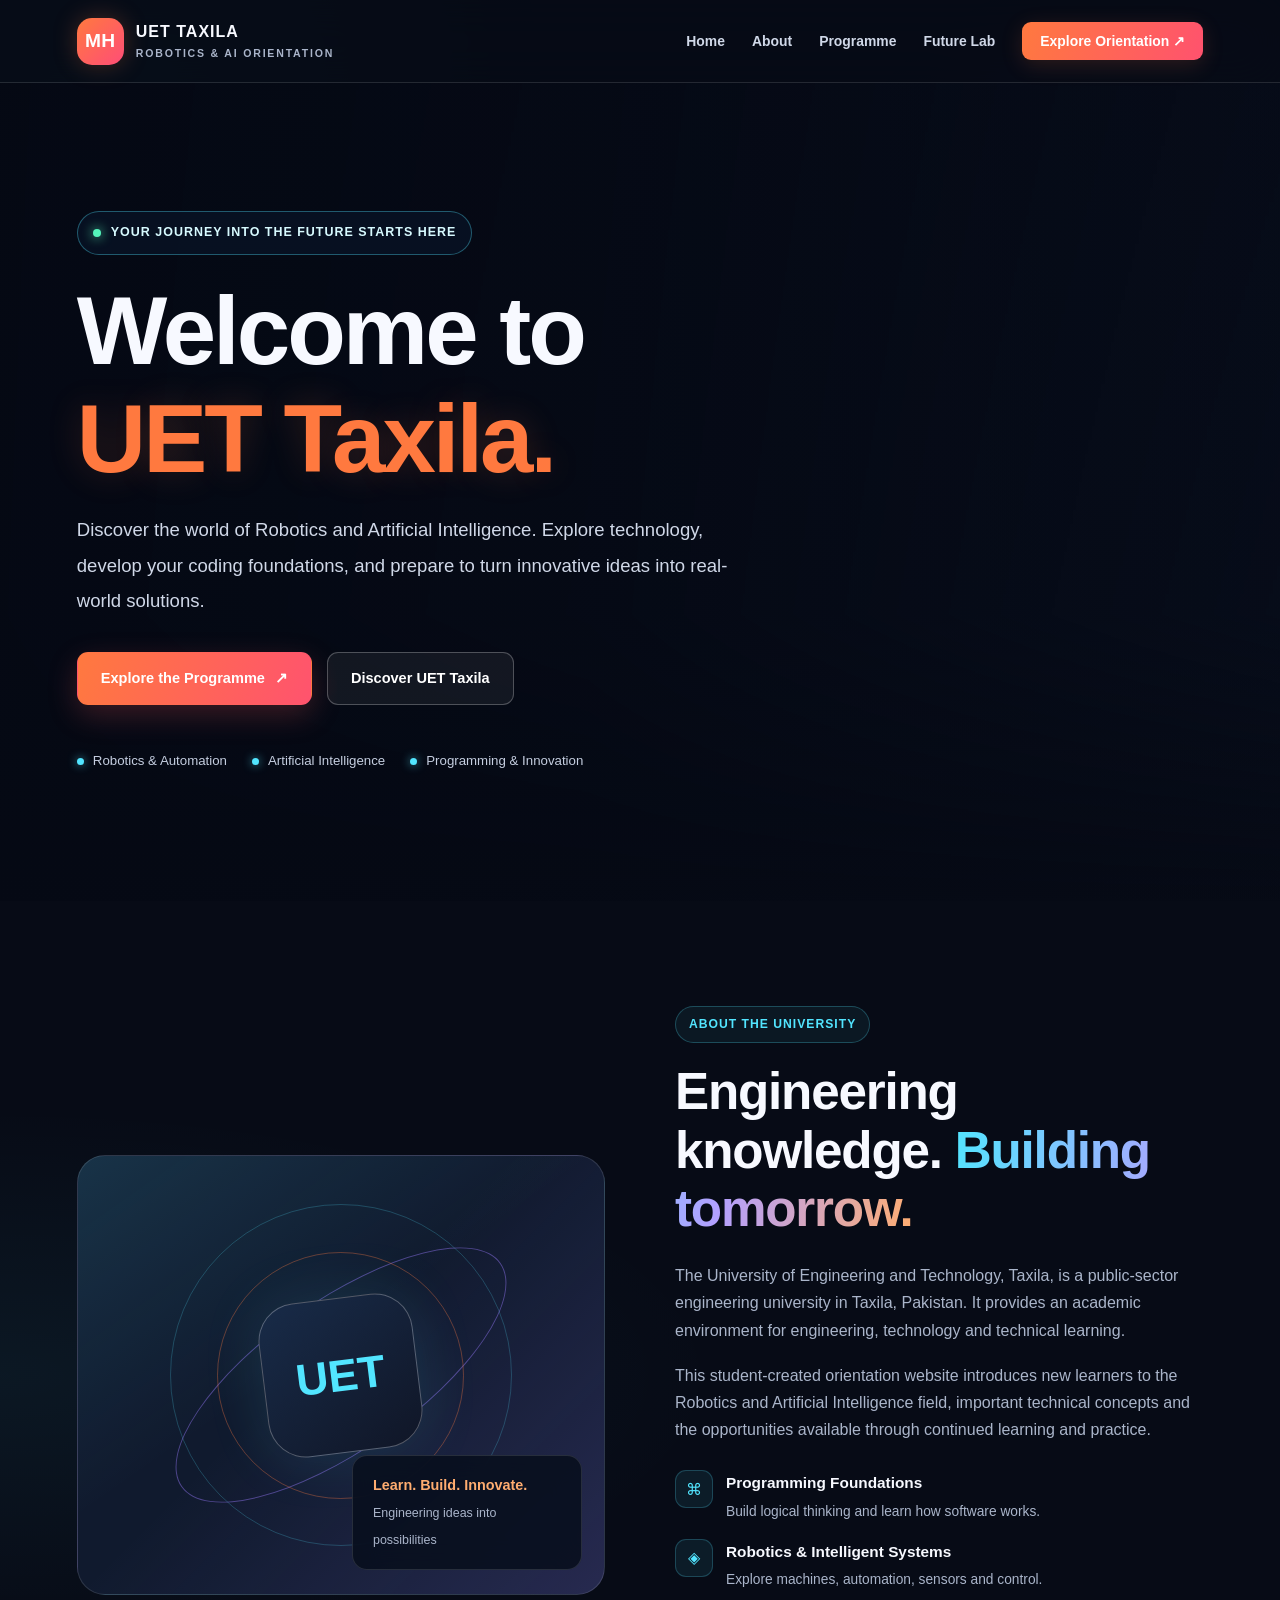
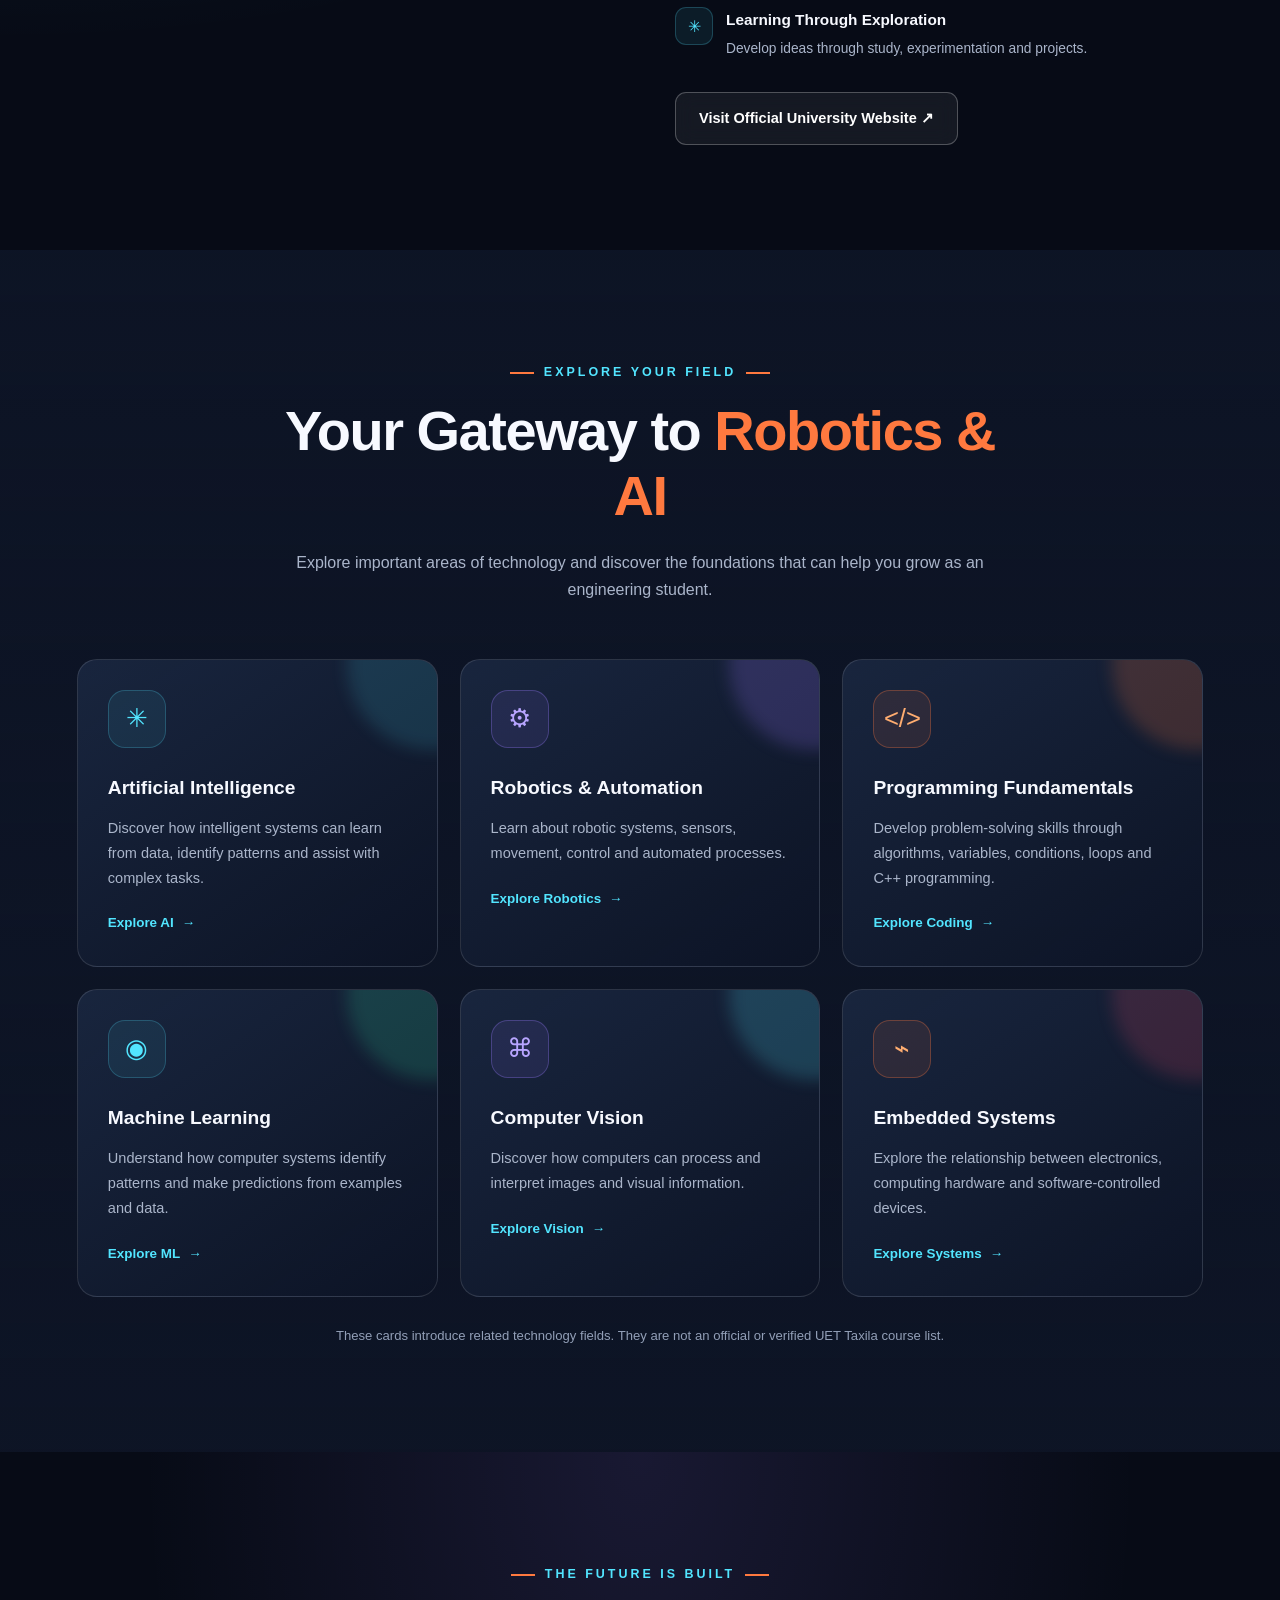
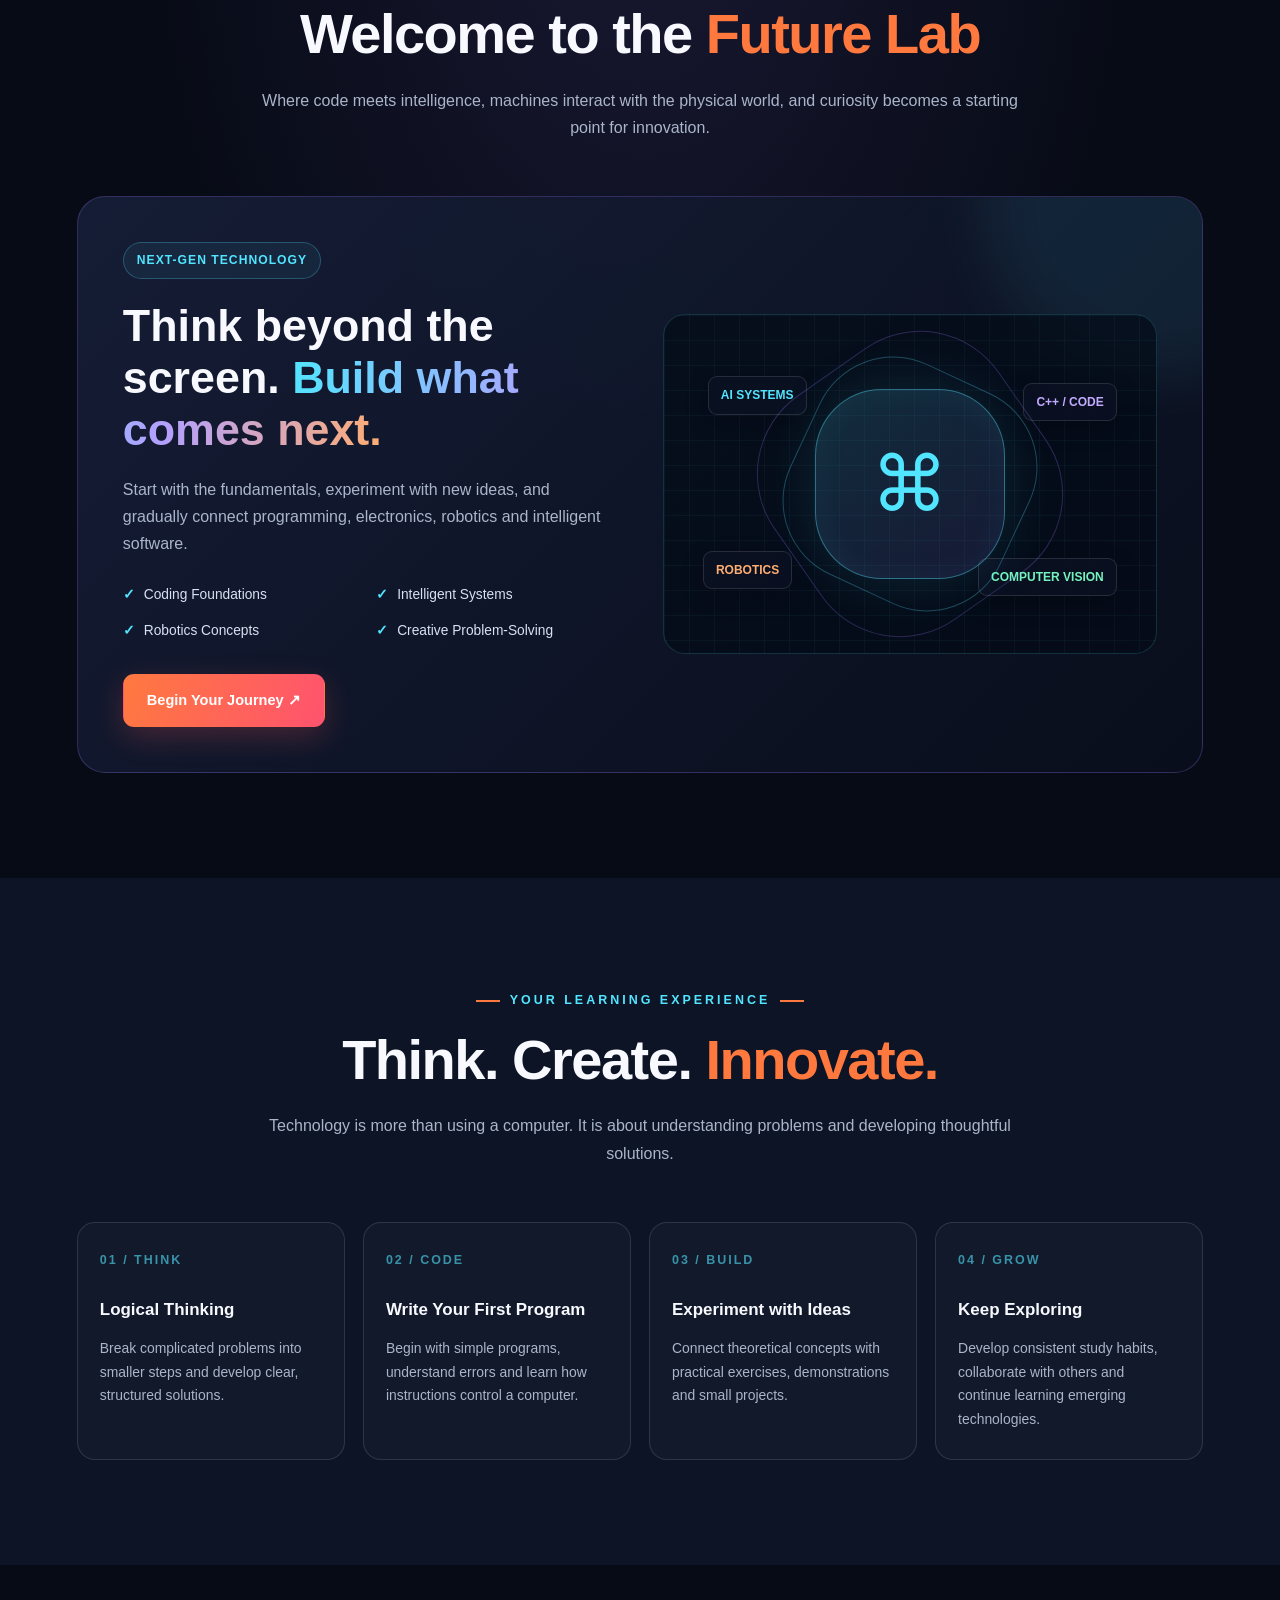
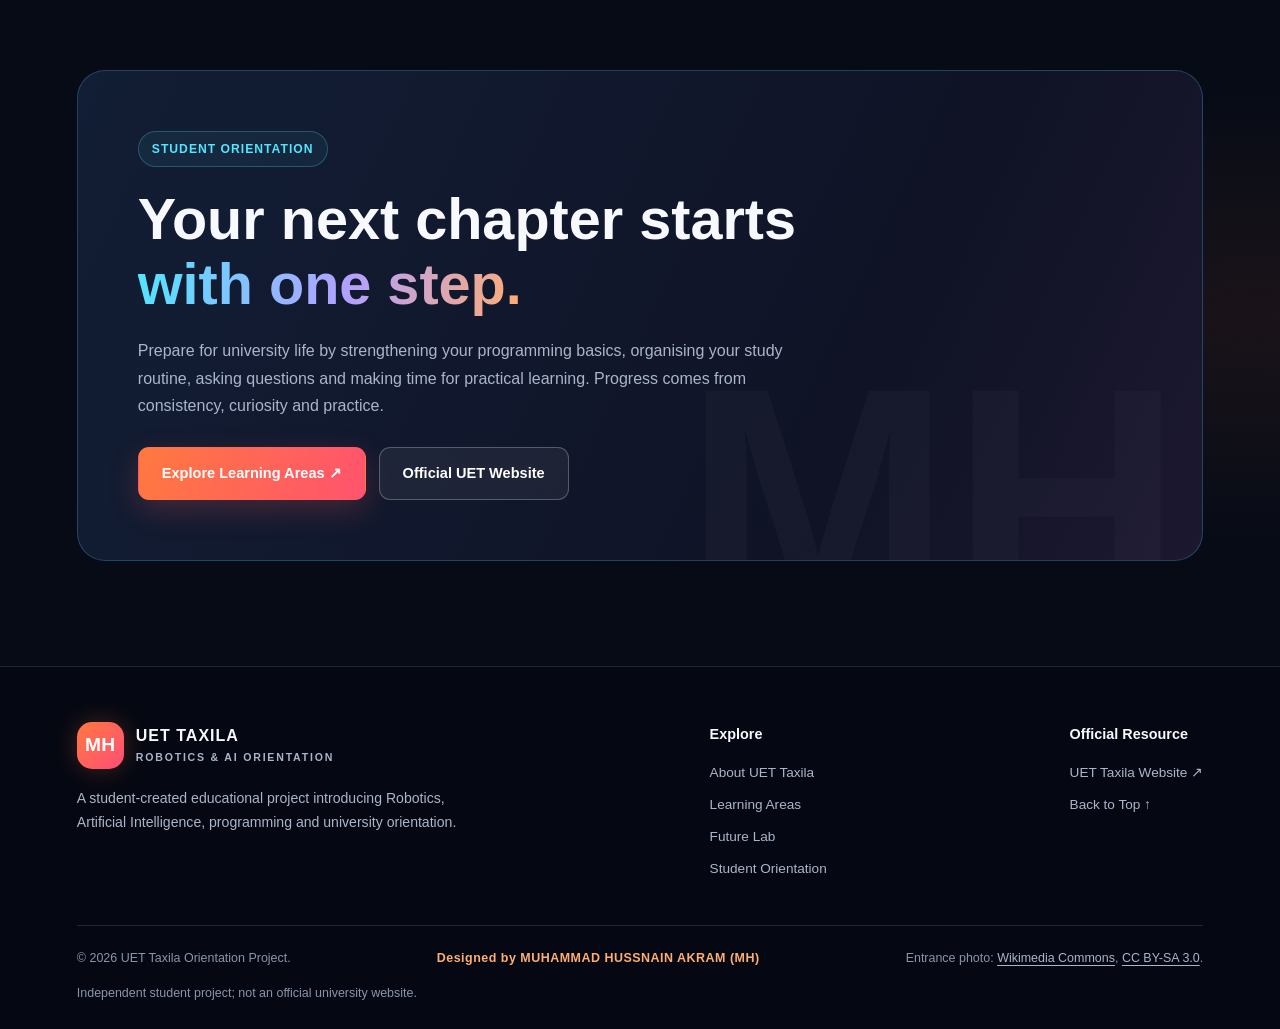
<file: index.html>
<!DOCTYPE html>
<html lang="en">
<head>
  <meta charset="UTF-8">
  <meta name="viewport" content="width=device-width, initial-scale=1.0">

  <meta
    name="description"
    content="A student-created orientation website introducing UET Taxila, Robotics, Artificial Intelligence, programming and emerging technologies."
  >

  <title>UET Taxila | Robotics & AI Orientation</title>

  <link rel="stylesheet" href="css/main.css">
  <script src="js/main.js" defer></script>
</head>

<body>

  <!-- HEADER -->
  <header class="site-header">
    <nav class="navbar" aria-label="Main navigation">

      <a class="logo" href="#home" aria-label="UET Taxila orientation home">
        <span class="logo-mark">MH</span>
        <span class="logo-text">
          <strong>UET TAXILA</strong>
          <small>ROBOTICS & AI ORIENTATION</small>
        </span>
      </a>

      <button
        class="menu-toggle"
        type="button"
        aria-label="Open navigation menu"
        aria-expanded="false"
        aria-controls="main-navigation"
      >☰</button>

      <ul class="nav-links" id="main-navigation">
        <li><a href="#home">Home</a></li>
        <li><a href="#about">About</a></li>
        <li><a href="#programme">Programme</a></li>
        <li><a href="#future-lab">Future Lab</a></li>
        <li><a class="nav-cta" href="#orientation">Explore Orientation ↗</a></li>
      </ul>

    </nav>
  </header>

  <main>

    <!-- HERO -->
    <section class="hero" id="home">

      <div
        class="hero-background"
        role="img"
        aria-label="UET Taxila main entrance"
      ></div>

      <div class="hero-content">

        <div class="hero-badge">
          <span class="status-dot"></span>
          YOUR JOURNEY INTO THE FUTURE STARTS HERE
        </div>

        <h1>
          Welcome to
          <span>UET Taxila.</span>
        </h1>

        <p class="hero-description">
          Discover the world of Robotics and Artificial Intelligence.
          Explore technology, develop your coding foundations, and prepare
          to turn innovative ideas into real-world solutions.
        </p>

        <div class="hero-actions">
          <a class="btn btn-primary" href="#programme">
            Explore the Programme <span>↗</span>
          </a>

          <a class="btn btn-secondary" href="#about">
            Discover UET Taxila
          </a>
        </div>

        <div class="hero-meta">
          <span>Robotics & Automation</span>
          <span>Artificial Intelligence</span>
          <span>Programming & Innovation</span>
        </div>

      </div>
    </section>

    <!-- ABOUT -->
    <section class="about-section" id="about">

      <div class="container about-grid">

        <div class="about-visual" aria-label="Technology-inspired university graphic">
          <div class="about-orbit"></div>
          <div class="about-emblem">UET</div>

          <div class="about-floating-card">
            <strong>Learn. Build. Innovate.</strong>
            <span>Engineering ideas into possibilities</span>
          </div>
        </div>

        <div class="about-copy">

          <span class="section-tag">ABOUT THE UNIVERSITY</span>

          <h2>
            Engineering knowledge.
            <span class="gradient-text">Building tomorrow.</span>
          </h2>

          <p>
            The University of Engineering and Technology, Taxila, is a
            public-sector engineering university in Taxila, Pakistan.
            It provides an academic environment for engineering,
            technology and technical learning.
          </p>

          <p>
            This student-created orientation website introduces new
            learners to the Robotics and Artificial Intelligence field,
            important technical concepts and the opportunities available
            through continued learning and practice.
          </p>

          <div class="about-points">

            <div class="about-point">
              <span class="point-icon">⌘</span>
              <div>
                <strong>Programming Foundations</strong>
                <p>Build logical thinking and learn how software works.</p>
              </div>
            </div>

            <div class="about-point">
              <span class="point-icon">◈</span>
              <div>
                <strong>Robotics & Intelligent Systems</strong>
                <p>Explore machines, automation, sensors and control.</p>
              </div>
            </div>

            <div class="about-point">
              <span class="point-icon">✳</span>
              <div>
                <strong>Learning Through Exploration</strong>
                <p>Develop ideas through study, experimentation and projects.</p>
              </div>
            </div>

          </div>

          <a
            class="btn btn-secondary"
            href="https://uettaxila.edu.pk/"
            target="_blank"
            rel="noopener noreferrer"
          >
            Visit Official University Website ↗
          </a>

        </div>
      </div>
    </section>

    <!-- PROGRAMME -->
    <section class="programme-section" id="programme">

      <div class="container">

        <div class="section-heading">
          <span class="eyebrow">EXPLORE YOUR FIELD</span>

          <h2>
            Your Gateway to
            <span>Robotics & AI</span>
          </h2>

          <p>
            Explore important areas of technology and discover the
            foundations that can help you grow as an engineering student.
          </p>
        </div>

        <div class="programme-grid">

          <article class="programme-card">
            <div class="card-icon">✳</div>
            <h3>Artificial Intelligence</h3>
            <p>
              Discover how intelligent systems can learn from data,
              identify patterns and assist with complex tasks.
            </p>
            <a class="card-link" href="#future-lab">
              Explore AI <span>→</span>
            </a>
          </article>

          <article class="programme-card">
            <div class="card-icon">⚙</div>
            <h3>Robotics & Automation</h3>
            <p>
              Learn about robotic systems, sensors, movement,
              control and automated processes.
            </p>
            <a class="card-link" href="#future-lab">
              Explore Robotics <span>→</span>
            </a>
          </article>

          <article class="programme-card">
            <div class="card-icon">&lt;/&gt;</div>
            <h3>Programming Fundamentals</h3>
            <p>
              Develop problem-solving skills through algorithms,
              variables, conditions, loops and C++ programming.
            </p>
            <a class="card-link" href="#future-lab">
              Explore Coding <span>→</span>
            </a>
          </article>

          <article class="programme-card">
            <div class="card-icon">◉</div>
            <h3>Machine Learning</h3>
            <p>
              Understand how computer systems identify patterns
              and make predictions from examples and data.
            </p>
            <a class="card-link" href="#future-lab">
              Explore ML <span>→</span>
            </a>
          </article>

          <article class="programme-card">
            <div class="card-icon">⌘</div>
            <h3>Computer Vision</h3>
            <p>
              Discover how computers can process and interpret
              images and visual information.
            </p>
            <a class="card-link" href="#future-lab">
              Explore Vision <span>→</span>
            </a>
          </article>

          <article class="programme-card">
            <div class="card-icon">⌁</div>
            <h3>Embedded Systems</h3>
            <p>
              Explore the relationship between electronics,
              computing hardware and software-controlled devices.
            </p>
            <a class="card-link" href="#future-lab">
              Explore Systems <span>→</span>
            </a>
          </article>

        </div>

        <p class="programme-note">
          These cards introduce related technology fields. They are not
          an official or verified UET Taxila course list.
        </p>

      </div>
    </section>

    <!-- FUTURE LAB -->
    <section class="future-lab" id="future-lab">

      <div class="container">

        <div class="section-heading">
          <span class="eyebrow">THE FUTURE IS BUILT</span>

          <h2>
            Welcome to the
            <span>Future Lab</span>
          </h2>

          <p>
            Where code meets intelligence, machines interact with the
            physical world, and curiosity becomes a starting point for innovation.
          </p>
        </div>

        <div class="lab-showcase">

          <div class="lab-copy">

            <span class="section-tag">NEXT-GEN TECHNOLOGY</span>

            <h3>
              Think beyond the screen.
              <span class="gradient-text">Build what comes next.</span>
            </h3>

            <p>
              Start with the fundamentals, experiment with new ideas,
              and gradually connect programming, electronics, robotics
              and intelligent software.
            </p>

            <div class="lab-features">
              <div class="lab-feature"><span>✓</span> Coding Foundations</div>
              <div class="lab-feature"><span>✓</span> Intelligent Systems</div>
              <div class="lab-feature"><span>✓</span> Robotics Concepts</div>
              <div class="lab-feature"><span>✓</span> Creative Problem-Solving</div>
            </div>

            <a class="btn btn-primary" href="#orientation">
              Begin Your Journey ↗
            </a>

          </div>

          <div class="lab-visual" aria-label="Abstract futuristic robotics illustration">

            <span class="lab-chip chip-ai">AI SYSTEMS</span>
            <span class="lab-chip chip-code">C++ / CODE</span>
            <span class="lab-chip chip-robotics">ROBOTICS</span>
            <span class="lab-chip chip-vision">COMPUTER VISION</span>

            <div class="robot-core" aria-hidden="true">⌘</div>

          </div>

        </div>
      </div>
    </section>

    <!-- NEXT-GEN EXPERIENCE -->
    <section class="nextgen-section" id="nextgen">

      <div class="container">

        <div class="section-heading">
          <span class="eyebrow">YOUR LEARNING EXPERIENCE</span>

          <h2>
            Think. Create.
            <span>Innovate.</span>
          </h2>

          <p>
            Technology is more than using a computer. It is about
            understanding problems and developing thoughtful solutions.
          </p>
        </div>

        <div class="nextgen-grid">

          <article class="nextgen-card">
            <span class="nextgen-number">01 / THINK</span>
            <h3>Logical Thinking</h3>
            <p>
              Break complicated problems into smaller steps and develop
              clear, structured solutions.
            </p>
          </article>

          <article class="nextgen-card">
            <span class="nextgen-number">02 / CODE</span>
            <h3>Write Your First Program</h3>
            <p>
              Begin with simple programs, understand errors and learn
              how instructions control a computer.
            </p>
          </article>

          <article class="nextgen-card">
            <span class="nextgen-number">03 / BUILD</span>
            <h3>Experiment with Ideas</h3>
            <p>
              Connect theoretical concepts with practical exercises,
              demonstrations and small projects.
            </p>
          </article>

          <article class="nextgen-card">
            <span class="nextgen-number">04 / GROW</span>
            <h3>Keep Exploring</h3>
            <p>
              Develop consistent study habits, collaborate with others
              and continue learning emerging technologies.
            </p>
          </article>

        </div>
      </div>
    </section>

    <!-- STUDENT ORIENTATION -->
    <section class="orientation-section" id="orientation">

      <div class="container">

        <div class="orientation-panel">
          <div class="orientation-content">

            <span class="section-tag">STUDENT ORIENTATION</span>

            <h2>
              Your next chapter starts
              <span class="gradient-text">with one step.</span>
            </h2>

            <p>
              Prepare for university life by strengthening your
              programming basics, organising your study routine,
              asking questions and making time for practical learning.
              Progress comes from consistency, curiosity and practice.
            </p>

            <div class="orientation-links">
              <a class="btn btn-primary" href="#programme">
                Explore Learning Areas ↗
              </a>

              <a
                class="btn btn-secondary"
                href="https://uettaxila.edu.pk/"
                target="_blank"
                rel="noopener noreferrer"
              >
                Official UET Website
              </a>
            </div>

          </div>
        </div>
      </div>
    </section>

  </main>

  <!-- FOOTER -->
  <footer class="site-footer">

    <div class="container">

      <div class="footer-main">

        <div class="footer-brand">

          <a class="logo" href="#home">
            <span class="logo-mark">MH</span>
            <span class="logo-text">
              <strong>UET TAXILA</strong>
              <small>ROBOTICS & AI ORIENTATION</small>
            </span>
          </a>

          <p>
            A student-created educational project introducing
            Robotics, Artificial Intelligence, programming and
            university orientation.
          </p>

        </div>

        <div class="footer-links">
          <h4>Explore</h4>
          <a href="#about">About UET Taxila</a>
          <a href="#programme">Learning Areas</a>
          <a href="#future-lab">Future Lab</a>
          <a href="#orientation">Student Orientation</a>
        </div>

        <div class="footer-links">
          <h4>Official Resource</h4>
          <a
            href="https://uettaxila.edu.pk/"
            target="_blank"
            rel="noopener noreferrer"
          >
            UET Taxila Website ↗
          </a>
          <a href="#home">Back to Top ↑</a>
        </div>

      </div>

      <div class="footer-bottom">

        <p>
          © <span id="currentYear">2026</span> UET Taxila Orientation Project.
        </p>

        <p class="designer-credit">
          Designed by MUHAMMAD HUSSNAIN AKRAM (MH)
        </p>

        <p>
          Entrance photo:
          <a
            href="https://commons.wikimedia.org/wiki/File:UET_Taxila_Gate000.jpg"
            target="_blank"
            rel="noopener noreferrer"
          >Wikimedia Commons</a>,
          <a
            href="https://creativecommons.org/licenses/by-sa/3.0/"
            target="_blank"
            rel="noopener noreferrer"
          >CC BY-SA 3.0</a>.
        </p>

        <p>
          Independent student project; not an official university website.
        </p>

      </div>
    </div>
  </footer>

</body>
</html>
</file>
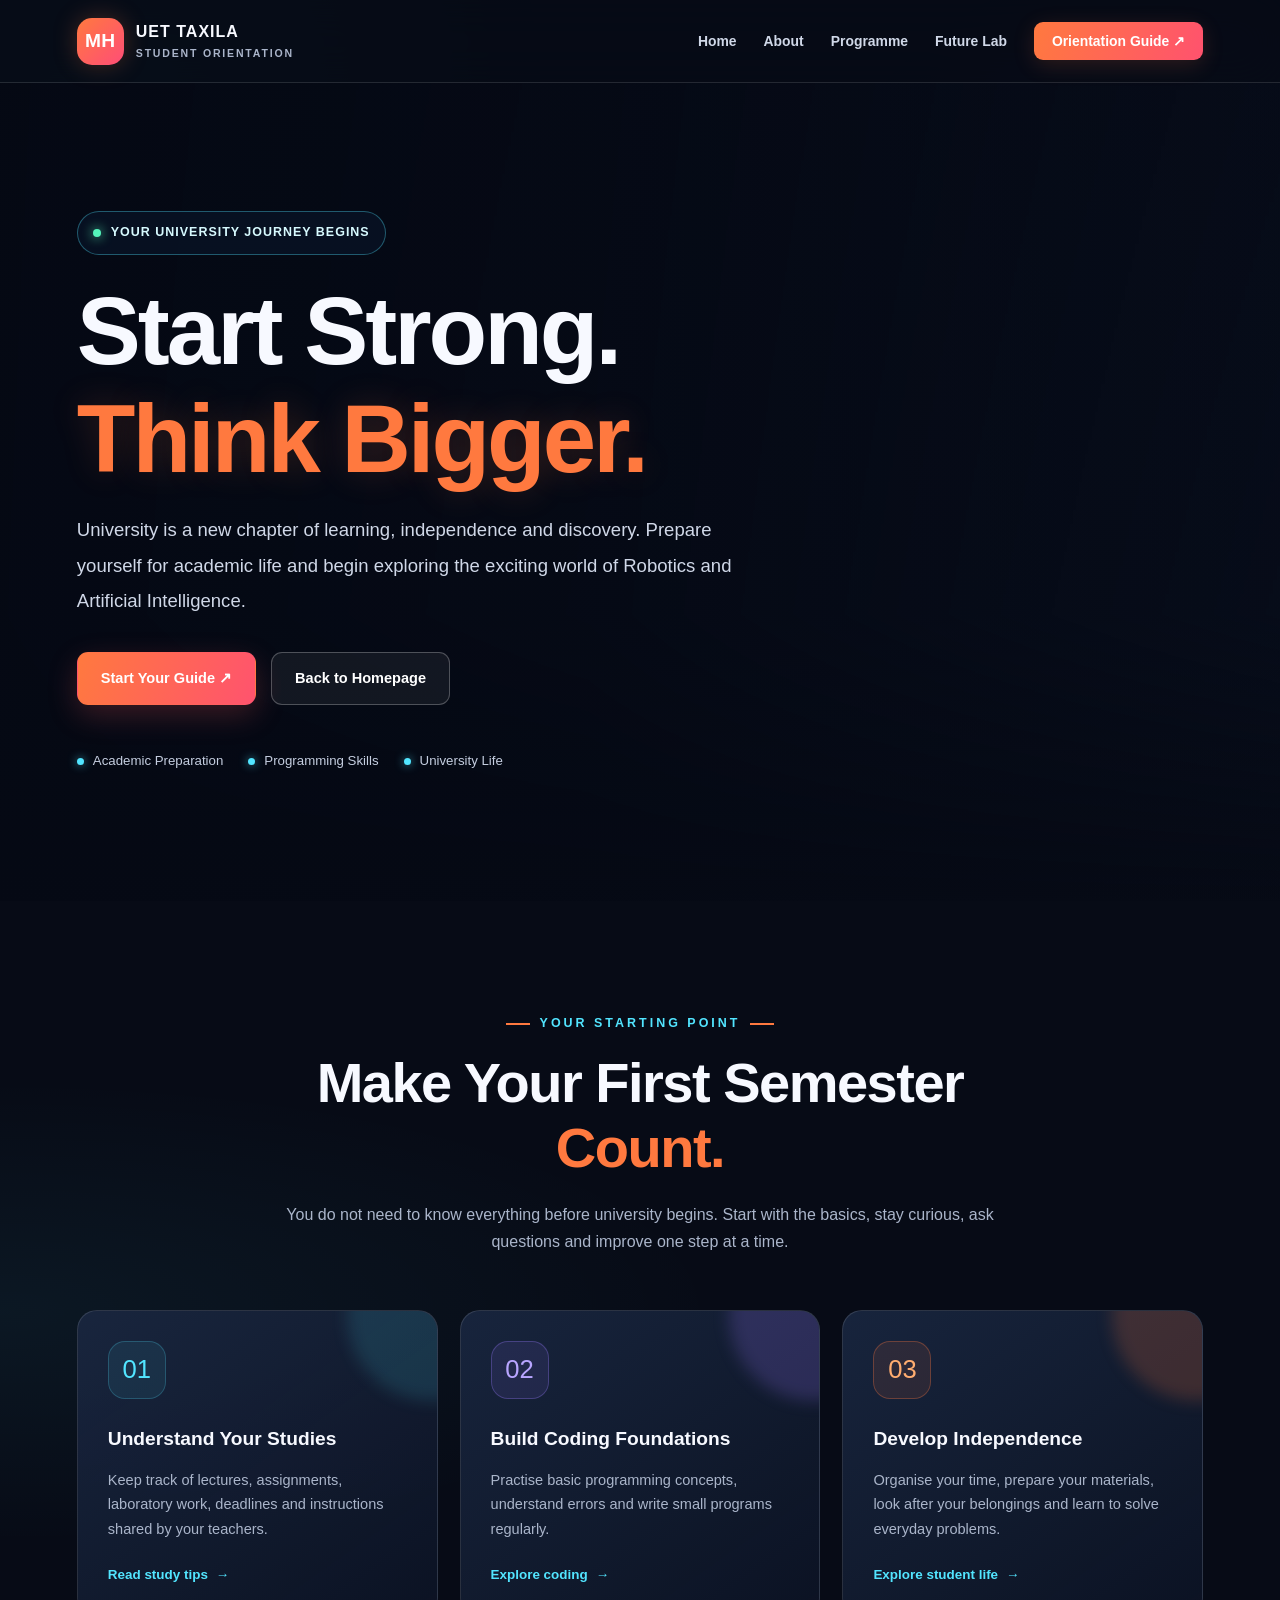
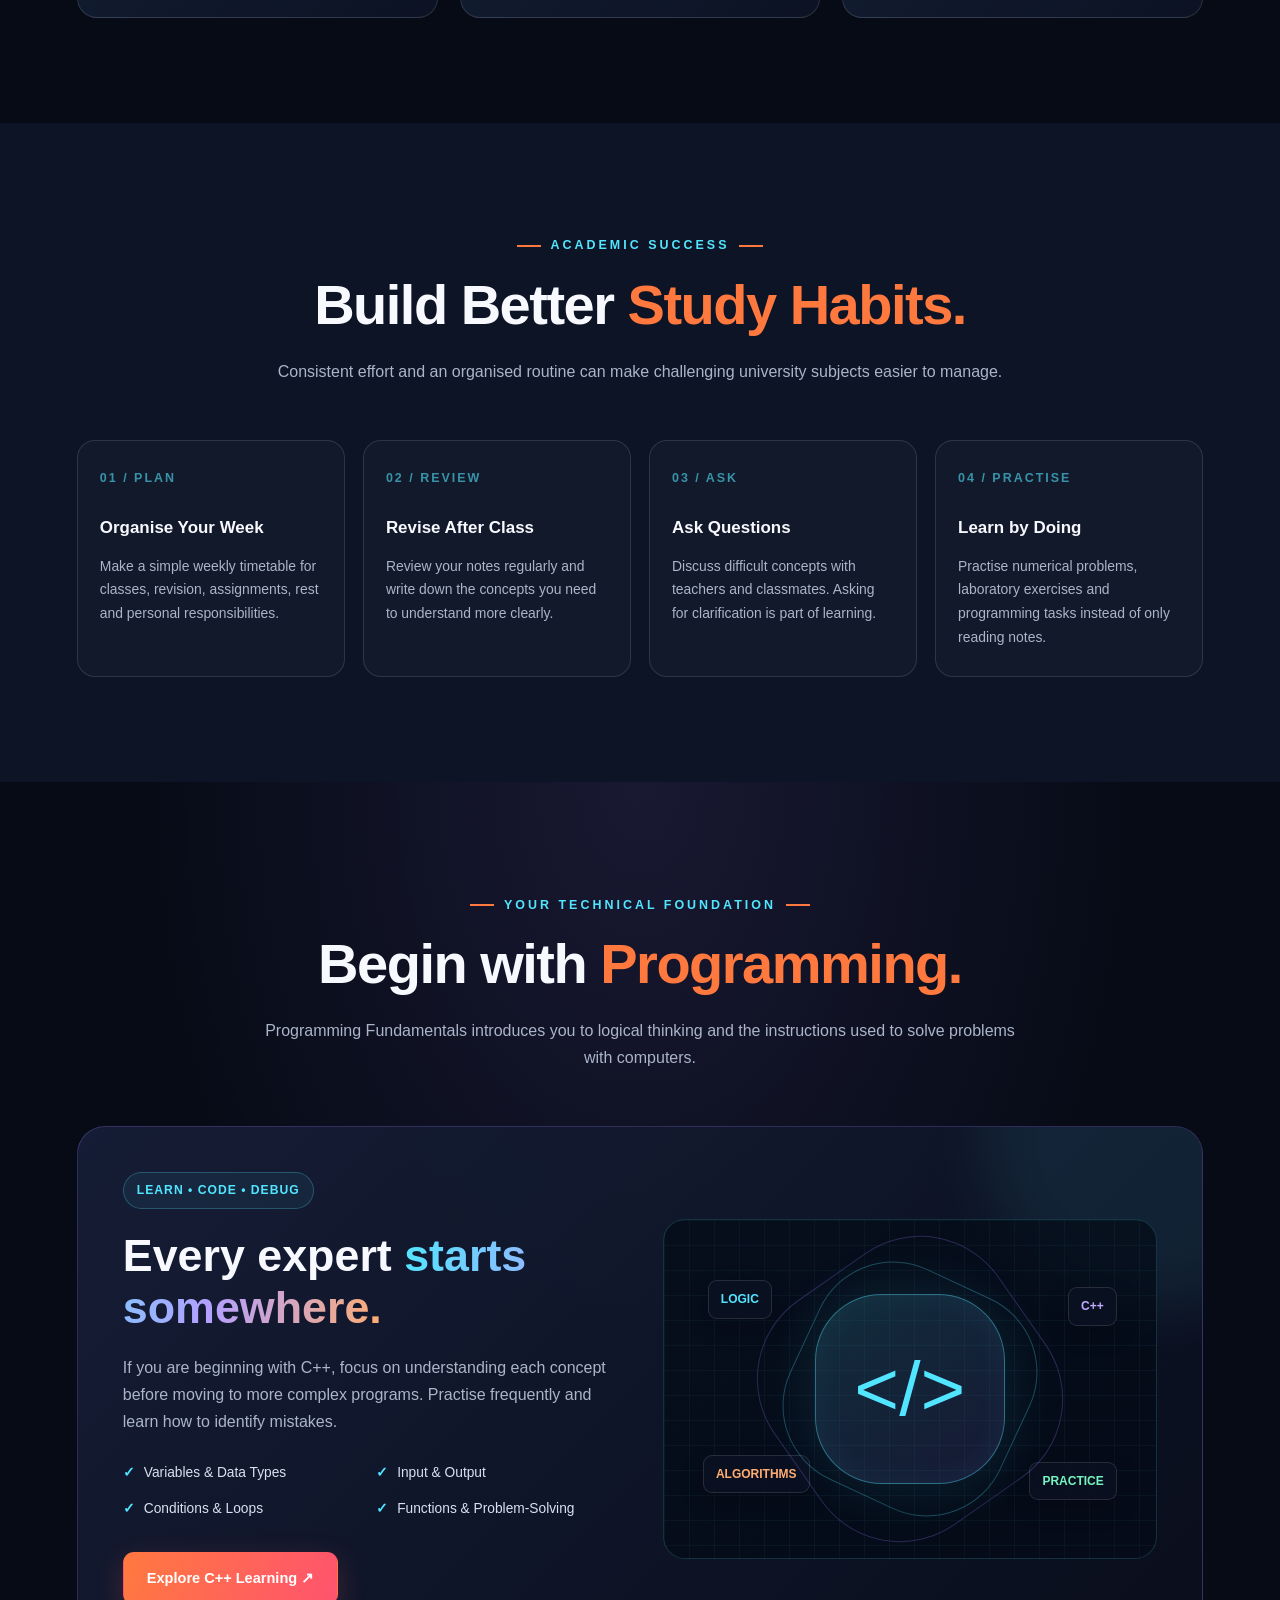
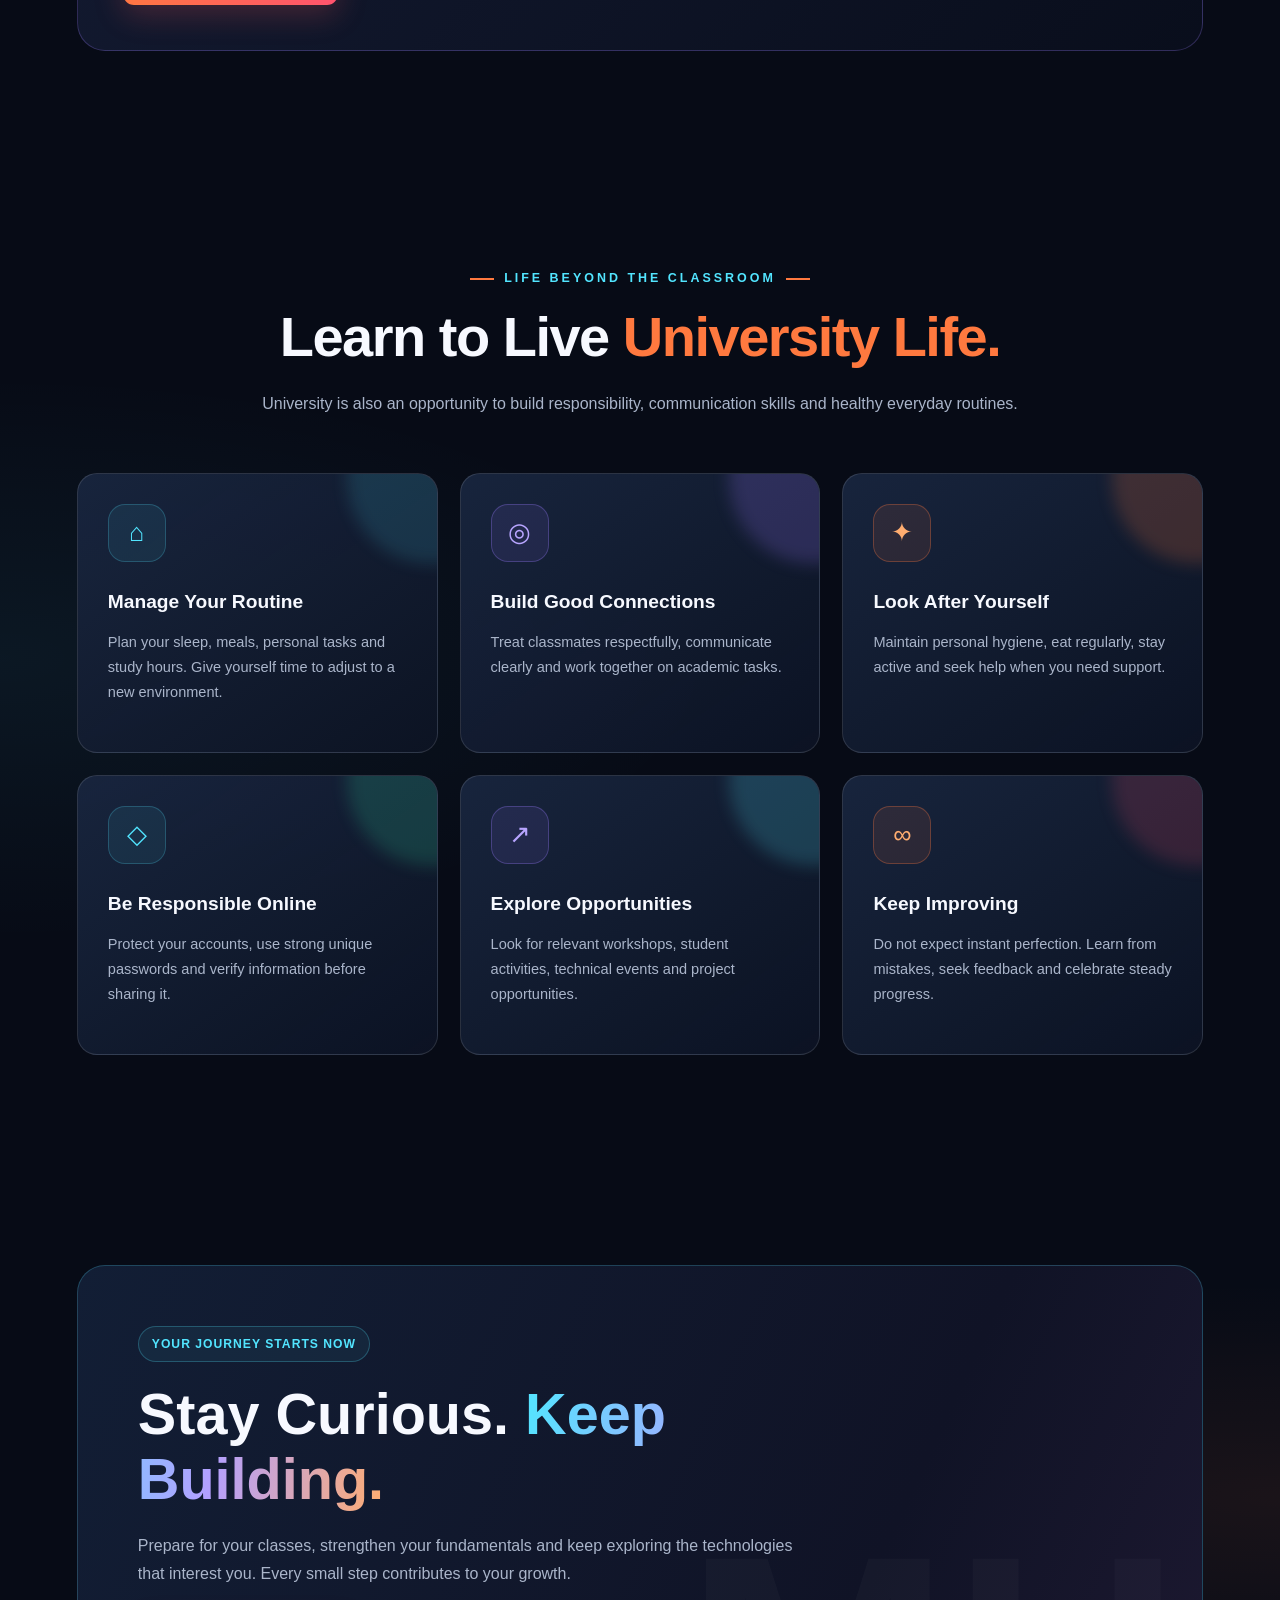
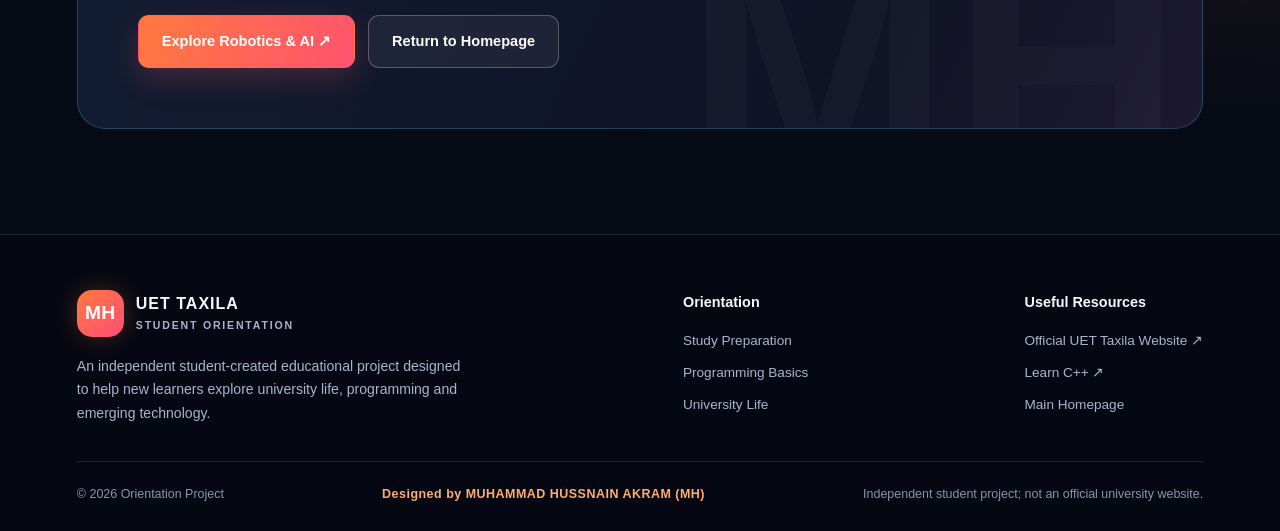
<file: orientation.html>
<!DOCTYPE html>
<html lang="en">
<head>
  <meta charset="UTF-8">
  <meta name="viewport" content="width=device-width, initial-scale=1.0">
  <meta name="description" content="A student-created UET Taxila orientation guide covering academic preparation, programming fundamentals, university life and learning resources.">

  <title>Student Orientation | UET Taxila Robotics & AI</title>

  <link rel="stylesheet" href="css/main.css">
  <script src="js/main.js" defer></script>
</head>

<body>

  <!-- NAVIGATION -->
  <header class="site-header">
    <nav class="navbar" aria-label="Main navigation">

      <a class="logo" href="index.html">
        <span class="logo-mark">MH</span>
        <span class="logo-text">
          <strong>UET TAXILA</strong>
          <small>STUDENT ORIENTATION</small>
        </span>
      </a>

      <button
        class="menu-toggle"
        type="button"
        aria-label="Open navigation menu"
        aria-expanded="false"
        aria-controls="main-navigation"
      >☰</button>

      <ul class="nav-links" id="main-navigation">
        <li><a href="index.html">Home</a></li>
        <li><a href="index.html#about">About</a></li>
        <li><a href="index.html#programme">Programme</a></li>
        <li><a href="index.html#future-lab">Future Lab</a></li>
        <li><a class="nav-cta" href="#orientation-guide">Orientation Guide ↗</a></li>
      </ul>

    </nav>
  </header>

  <main>

    <!-- WELCOME -->
    <section class="hero" id="home">

      <div
        class="hero-background"
        role="img"
        aria-label="UET Taxila main entrance"
      ></div>

      <div class="hero-content">

        <div class="hero-badge">
          <span class="status-dot"></span>
          YOUR UNIVERSITY JOURNEY BEGINS
        </div>

        <h1>
          Start Strong.
          <span>Think Bigger.</span>
        </h1>

        <p class="hero-description">
          University is a new chapter of learning, independence and
          discovery. Prepare yourself for academic life and begin
          exploring the exciting world of Robotics and Artificial Intelligence.
        </p>

        <div class="hero-actions">
          <a class="btn btn-primary" href="#orientation-guide">
            Start Your Guide ↗
          </a>

          <a class="btn btn-secondary" href="index.html">
            Back to Homepage
          </a>
        </div>

        <div class="hero-meta">
          <span>Academic Preparation</span>
          <span>Programming Skills</span>
          <span>University Life</span>
        </div>

      </div>
    </section>

    <!-- ORIENTATION INTRODUCTION -->
    <section class="about-section" id="orientation-guide">

      <div class="container">

        <div class="section-heading">
          <span class="eyebrow">YOUR STARTING POINT</span>

          <h2>
            Make Your First Semester
            <span>Count.</span>
          </h2>

          <p>
            You do not need to know everything before university begins.
            Start with the basics, stay curious, ask questions and improve
            one step at a time.
          </p>
        </div>

        <div class="programme-grid">

          <article class="programme-card">
            <div class="card-icon">01</div>
            <h3>Understand Your Studies</h3>
            <p>
              Keep track of lectures, assignments, laboratory work,
              deadlines and instructions shared by your teachers.
            </p>
            <a class="card-link" href="#academic-preparation">
              Read study tips <span>→</span>
            </a>
          </article>

          <article class="programme-card">
            <div class="card-icon">02</div>
            <h3>Build Coding Foundations</h3>
            <p>
              Practise basic programming concepts, understand errors
              and write small programs regularly.
            </p>
            <a class="card-link" href="#programming">
              Explore coding <span>→</span>
            </a>
          </article>

          <article class="programme-card">
            <div class="card-icon">03</div>
            <h3>Develop Independence</h3>
            <p>
              Organise your time, prepare your materials, look after
              your belongings and learn to solve everyday problems.
            </p>
            <a class="card-link" href="#university-life">
              Explore student life <span>→</span>
            </a>
          </article>

        </div>
      </div>
    </section>

    <!-- ACADEMIC PREPARATION -->
    <section class="nextgen-section" id="academic-preparation">

      <div class="container">

        <div class="section-heading">
          <span class="eyebrow">ACADEMIC SUCCESS</span>

          <h2>
            Build Better
            <span>Study Habits.</span>
          </h2>

          <p>
            Consistent effort and an organised routine can make
            challenging university subjects easier to manage.
          </p>
        </div>

        <div class="nextgen-grid">

          <article class="nextgen-card">
            <span class="nextgen-number">01 / PLAN</span>
            <h3>Organise Your Week</h3>
            <p>
              Make a simple weekly timetable for classes, revision,
              assignments, rest and personal responsibilities.
            </p>
          </article>

          <article class="nextgen-card">
            <span class="nextgen-number">02 / REVIEW</span>
            <h3>Revise After Class</h3>
            <p>
              Review your notes regularly and write down the concepts
              you need to understand more clearly.
            </p>
          </article>

          <article class="nextgen-card">
            <span class="nextgen-number">03 / ASK</span>
            <h3>Ask Questions</h3>
            <p>
              Discuss difficult concepts with teachers and classmates.
              Asking for clarification is part of learning.
            </p>
          </article>

          <article class="nextgen-card">
            <span class="nextgen-number">04 / PRACTISE</span>
            <h3>Learn by Doing</h3>
            <p>
              Practise numerical problems, laboratory exercises
              and programming tasks instead of only reading notes.
            </p>
          </article>

        </div>
      </div>
    </section>

    <!-- PROGRAMMING FUNDAMENTALS -->
    <section class="future-lab" id="programming">

      <div class="container">

        <div class="section-heading">
          <span class="eyebrow">YOUR TECHNICAL FOUNDATION</span>

          <h2>
            Begin with
            <span>Programming.</span>
          </h2>

          <p>
            Programming Fundamentals introduces you to logical thinking
            and the instructions used to solve problems with computers.
          </p>
        </div>

        <div class="lab-showcase">

          <div class="lab-copy">

            <span class="section-tag">LEARN • CODE • DEBUG</span>

            <h3>
              Every expert
              <span class="gradient-text">starts somewhere.</span>
            </h3>

            <p>
              If you are beginning with C++, focus on understanding
              each concept before moving to more complex programs.
              Practise frequently and learn how to identify mistakes.
            </p>

            <div class="lab-features">
              <div class="lab-feature"><span>✓</span> Variables & Data Types</div>
              <div class="lab-feature"><span>✓</span> Input & Output</div>
              <div class="lab-feature"><span>✓</span> Conditions & Loops</div>
              <div class="lab-feature"><span>✓</span> Functions & Problem-Solving</div>
            </div>

            <a
              class="btn btn-primary"
              href="https://www.learncpp.com/"
              target="_blank"
              rel="noopener noreferrer"
            >
              Explore C++ Learning ↗
            </a>

          </div>

          <div class="lab-visual" aria-label="Abstract coding and technology illustration">

            <span class="lab-chip chip-ai">LOGIC</span>
            <span class="lab-chip chip-code">C++</span>
            <span class="lab-chip chip-robotics">ALGORITHMS</span>
            <span class="lab-chip chip-vision">PRACTICE</span>

            <div class="robot-core" aria-hidden="true">&lt;/&gt;</div>

          </div>

        </div>
      </div>
    </section>

    <!-- UNIVERSITY LIFE -->
    <section class="about-section" id="university-life">

      <div class="container">

        <div class="section-heading">
          <span class="eyebrow">LIFE BEYOND THE CLASSROOM</span>

          <h2>
            Learn to Live
            <span>University Life.</span>
          </h2>

          <p>
            University is also an opportunity to build responsibility,
            communication skills and healthy everyday routines.
          </p>
        </div>

        <div class="programme-grid">

          <article class="programme-card">
            <div class="card-icon">⌂</div>
            <h3>Manage Your Routine</h3>
            <p>
              Plan your sleep, meals, personal tasks and study hours.
              Give yourself time to adjust to a new environment.
            </p>
          </article>

          <article class="programme-card">
            <div class="card-icon">◎</div>
            <h3>Build Good Connections</h3>
            <p>
              Treat classmates respectfully, communicate clearly
              and work together on academic tasks.
            </p>
          </article>

          <article class="programme-card">
            <div class="card-icon">✦</div>
            <h3>Look After Yourself</h3>
            <p>
              Maintain personal hygiene, eat regularly, stay active
              and seek help when you need support.
            </p>
          </article>

          <article class="programme-card">
            <div class="card-icon">◇</div>
            <h3>Be Responsible Online</h3>
            <p>
              Protect your accounts, use strong unique passwords
              and verify information before sharing it.
            </p>
          </article>

          <article class="programme-card">
            <div class="card-icon">↗</div>
            <h3>Explore Opportunities</h3>
            <p>
              Look for relevant workshops, student activities,
              technical events and project opportunities.
            </p>
          </article>

          <article class="programme-card">
            <div class="card-icon">∞</div>
            <h3>Keep Improving</h3>
            <p>
              Do not expect instant perfection. Learn from mistakes,
              seek feedback and celebrate steady progress.
            </p>
          </article>

        </div>
      </div>
    </section>

    <!-- FINAL CALL TO ACTION -->
    <section class="orientation-section" id="next-steps">

      <div class="container">

        <div class="orientation-panel">

          <div class="orientation-content">

            <span class="section-tag">YOUR JOURNEY STARTS NOW</span>

            <h2>
              Stay Curious.
              <span class="gradient-text">Keep Building.</span>
            </h2>

            <p>
              Prepare for your classes, strengthen your fundamentals
              and keep exploring the technologies that interest you.
              Every small step contributes to your growth.
            </p>

            <div class="orientation-links">
              <a class="btn btn-primary" href="index.html#programme">
                Explore Robotics & AI ↗
              </a>

              <a class="btn btn-secondary" href="index.html">
                Return to Homepage
              </a>
            </div>

          </div>
        </div>
      </div>
    </section>

  </main>

  <!-- FOOTER -->
  <footer class="site-footer">

    <div class="container">

      <div class="footer-main">

        <div class="footer-brand">

          <a class="logo" href="index.html">
            <span class="logo-mark">MH</span>
            <span class="logo-text">
              <strong>UET TAXILA</strong>
              <small>STUDENT ORIENTATION</small>
            </span>
          </a>

          <p>
            An independent student-created educational project
            designed to help new learners explore university life,
            programming and emerging technology.
          </p>

        </div>

        <div class="footer-links">
          <h4>Orientation</h4>
          <a href="#academic-preparation">Study Preparation</a>
          <a href="#programming">Programming Basics</a>
          <a href="#university-life">University Life</a>
        </div>

        <div class="footer-links">
          <h4>Useful Resources</h4>
          <a
            href="https://uettaxila.edu.pk/"
            target="_blank"
            rel="noopener noreferrer"
          >Official UET Taxila Website ↗</a>

          <a
            href="https://www.learncpp.com/"
            target="_blank"
            rel="noopener noreferrer"
          >Learn C++ ↗</a>

          <a href="index.html">Main Homepage</a>
        </div>

      </div>

      <div class="footer-bottom">

        <p>© <span id="currentYear">2026</span> Orientation Project</p>

        <p class="designer-credit">
          Designed by MUHAMMAD HUSSNAIN AKRAM (MH)
        </p>

        <p>Independent student project; not an official university website.</p>

      </div>
    </div>
  </footer>

</body>
</html>
</file>
<file: css/main.css>
/* =========================================================
   UET TAXILA ORIENTATION WEBSITE
   Designed by MUHAMMAD HUSSNAIN AKRAM (MH)
   Futuristic University | AI | Robotics | Next-Gen Experience
========================================================= */

:root {
  --bg: #070b16;
  --bg-soft: #0d1425;
  --card: rgba(18, 29, 51, 0.78);
  --orange: #ff793f;
  --orange-light: #ffad70;
  --cyan: #52e5ff;
  --purple: #9a7bff;
  --white: #f7f9ff;
  --muted: #aab5ca;
  --border: rgba(255, 255, 255, 0.12);
  --max-width: 1200px;
}

* {
  margin: 0;
  padding: 0;
  box-sizing: border-box;
  scroll-behavior: smooth;
}

html {
  scroll-padding-top: 90px;
}

body {
  font-family: "Segoe UI", Arial, sans-serif;
  background: var(--bg);
  color: var(--white);
  line-height: 1.7;
  overflow-x: hidden;
}

body::before {
  content: "";
  position: fixed;
  inset: 0;
  z-index: -1;
  pointer-events: none;
  background:
    radial-gradient(circle at 10% 10%, rgba(82, 229, 255, 0.08), transparent 30%),
    radial-gradient(circle at 90% 35%, rgba(154, 123, 255, 0.09), transparent 28%),
    radial-gradient(circle at 50% 90%, rgba(255, 121, 63, 0.06), transparent 32%);
}

a {
  color: inherit;
  text-decoration: none;
}

button,
a {
  -webkit-tap-highlight-color: transparent;
}

button {
  font: inherit;
}

img {
  display: block;
  max-width: 100%;
}

section {
  position: relative;
  padding: 105px 6%;
  scroll-margin-top: 78px;
}

.container {
  width: 100%;
  max-width: var(--max-width);
  margin: 0 auto;
}

.section-heading {
  max-width: 760px;
  margin: 0 auto 55px;
  text-align: center;
}

.section-heading .eyebrow {
  display: inline-flex;
  align-items: center;
  gap: 10px;
  color: var(--cyan);
  font-size: 0.78rem;
  font-weight: 800;
  letter-spacing: 3px;
  text-transform: uppercase;
  margin-bottom: 16px;
}

.section-heading .eyebrow::before,
.section-heading .eyebrow::after {
  content: "";
  width: 24px;
  height: 2px;
  background: var(--orange);
}

.section-heading h2 {
  font-size: clamp(2rem, 4.5vw, 3.5rem);
  line-height: 1.16;
  letter-spacing: -1.5px;
  margin-bottom: 20px;
}

.section-heading h2 span {
  color: var(--orange);
}

.section-heading p {
  color: var(--muted);
  font-size: 1rem;
}

.gradient-text {
  background: linear-gradient(100deg, var(--cyan), #b3a0ff 55%, var(--orange-light));
  -webkit-background-clip: text;
  background-clip: text;
  color: transparent;
}

.section-tag {
  display: inline-block;
  padding: 7px 13px;
  border: 1px solid rgba(82, 229, 255, 0.25);
  border-radius: 30px;
  color: var(--cyan);
  background: rgba(82, 229, 255, 0.06);
  font-size: 0.76rem;
  font-weight: 700;
  letter-spacing: 1px;
}

/* =========================
   HEADER & NAVIGATION
========================= */

.site-header {
  position: sticky;
  top: 0;
  z-index: 1000;
  width: 100%;
  background: rgba(7, 11, 22, 0.84);
  border-bottom: 1px solid var(--border);
  backdrop-filter: blur(22px);
  -webkit-backdrop-filter: blur(22px);
}

.navbar {
  max-width: 1400px;
  min-height: 82px;
  margin: 0 auto;
  padding: 12px 6%;
  display: flex;
  justify-content: space-between;
  align-items: center;
  gap: 30px;
}

.logo,
.site-logo {
  display: inline-flex;
  align-items: center;
  gap: 12px;
  font-weight: 900;
  letter-spacing: 0.4px;
}

.logo-mark {
  display: grid;
  place-items: center;
  width: 47px;
  height: 47px;
  border-radius: 15px;
  background: linear-gradient(135deg, var(--orange), #ff4d77);
  box-shadow: 0 0 25px rgba(255, 121, 63, 0.25);
  color: #fff;
  font-size: 1.2rem;
  font-weight: 900;
}

.logo-text {
  display: flex;
  flex-direction: column;
  line-height: 1.3;
}

.logo-text strong {
  font-size: 1rem;
  letter-spacing: 1px;
}

.logo-text small {
  margin-top: 4px;
  color: var(--muted);
  font-size: 0.66rem;
  font-weight: 600;
  letter-spacing: 1.8px;
}

.nav-links {
  display: flex;
  align-items: center;
  gap: 27px;
  list-style: none;
}

.nav-links a {
  position: relative;
  color: #d0d8e8;
  font-size: 0.87rem;
  font-weight: 600;
  transition: color 0.25s ease;
}

.nav-links a:not(.nav-cta)::after {
  content: "";
  position: absolute;
  left: 0;
  bottom: -8px;
  width: 0;
  height: 2px;
  background: var(--cyan);
  transition: width 0.25s ease;
}

.nav-links a:hover {
  color: var(--cyan);
}

.nav-links a:hover::after {
  width: 100%;
}

.nav-links .nav-cta {
  padding: 11px 18px;
  border-radius: 9px;
  background: linear-gradient(110deg, var(--orange), #ff526e);
  color: white;
  box-shadow: 0 5px 22px rgba(255, 121, 63, 0.16);
}

.nav-links .nav-cta:hover {
  color: white;
  transform: translateY(-2px);
}

.menu-toggle {
  display: none;
  width: 45px;
  height: 45px;
  border: 1px solid var(--border);
  border-radius: 12px;
  background: rgba(255, 255, 255, 0.05);
  color: white;
  cursor: pointer;
  font-size: 1.5rem;
}

/* =========================
   HERO / WELCOME
========================= */

.hero {
  min-height: 690px;
  min-height: min(850px, calc(100svh - 82px));
  display: flex;
  align-items: center;
  overflow: hidden;
  padding: 100px 6%;
  isolation: isolate;
  background: #080e1c;
}

.hero-background {
  position: absolute;
  inset: 0;
  z-index: -2;
  background-image: url("https://upload.wikimedia.org/wikipedia/commons/3/38/UET_Taxila_Gate000.jpg");
  background-size: cover;
  background-position: center 48%;
  transform: scale(1.02);
  animation: heroReveal 1.2s ease both;
}

.hero::before {
  content: "";
  position: absolute;
  inset: 0;
  z-index: -1;
  background:
    linear-gradient(90deg, rgba(5, 9, 20, 0.97) 0%, rgba(5, 9, 20, 0.82) 46%, rgba(5, 9, 20, 0.35) 100%),
    linear-gradient(0deg, var(--bg) 0%, transparent 35%, rgba(5, 9, 20, 0.15) 100%);
}

.hero-content {
  position: relative;
  width: 100%;
  max-width: var(--max-width);
  margin: 0 auto;
  animation: contentReveal 0.9s ease both;
}

.hero-badge {
  display: inline-flex;
  align-items: center;
  gap: 10px;
  padding: 10px 15px;
  margin-bottom: 27px;
  border: 1px solid rgba(82, 229, 255, 0.35);
  border-radius: 40px;
  background: rgba(9, 20, 39, 0.7);
  color: #d7faff;
  font-size: 0.78rem;
  font-weight: 700;
  letter-spacing: 1px;
  backdrop-filter: blur(10px);
}

.status-dot {
  width: 8px;
  height: 8px;
  border-radius: 50%;
  background: #54f5bb;
  box-shadow: 0 0 12px #54f5bb;
}

.hero h1 {
  max-width: 900px;
  font-size: clamp(2.9rem, 7.5vw, 6.2rem);
  line-height: 1.02;
  letter-spacing: -3px;
  font-weight: 900;
  margin-bottom: 25px;
}

.hero h1 span {
  display: block;
  margin-top: 10px;
  color: var(--orange);
  text-shadow: 0 0 35px rgba(255, 121, 63, 0.2);
}

.hero-description {
  max-width: 660px;
  color: #d0d8e8;
  font-size: clamp(1rem, 1.5vw, 1.16rem);
  line-height: 1.9;
  margin-bottom: 34px;
}

.hero-actions {
  display: flex;
  flex-wrap: wrap;
  align-items: center;
  gap: 15px;
}

.btn {
  display: inline-flex;
  align-items: center;
  justify-content: center;
  gap: 10px;
  min-height: 52px;
  padding: 13px 23px;
  border: 1px solid transparent;
  border-radius: 11px;
  font-size: 0.91rem;
  font-weight: 800;
  transition: transform 0.25s ease, box-shadow 0.25s ease, background 0.25s ease;
  cursor: pointer;
}

.btn:hover {
  transform: translateY(-4px);
}

.btn-primary {
  background: linear-gradient(110deg, var(--orange), #ff536e);
  color: white;
  box-shadow: 0 10px 30px rgba(255, 93, 91, 0.22);
}

.btn-primary:hover {
  box-shadow: 0 14px 35px rgba(255, 93, 91, 0.35);
}

.btn-secondary {
  border-color: rgba(255, 255, 255, 0.25);
  background: rgba(255, 255, 255, 0.06);
  color: white;
  backdrop-filter: blur(10px);
}

.btn-secondary:hover {
  border-color: var(--cyan);
  background: rgba(82, 229, 255, 0.09);
}

.hero-meta {
  display: flex;
  flex-wrap: wrap;
  gap: 25px;
  margin-top: 45px;
  color: #c5cee0;
  font-size: 0.83rem;
}

.hero-meta span {
  display: inline-flex;
  align-items: center;
  gap: 9px;
}

.hero-meta span::before {
  content: "";
  width: 7px;
  height: 7px;
  border-radius: 50%;
  background: var(--cyan);
  box-shadow: 0 0 10px rgba(82, 229, 255, 0.7);
}

/* =========================
   ABOUT THE UNIVERSITY
========================= */

.about-section {
  background:
    radial-gradient(ellipse at 0% 50%, rgba(82, 229, 255, 0.06), transparent 40%),
    var(--bg);
}

.about-grid {
  display: grid;
  grid-template-columns: 1fr 1fr;
  align-items: center;
  gap: 70px;
}

.about-visual {
  position: relative;
  min-height: 440px;
  display: flex;
  align-items: center;
  justify-content: center;
  overflow: hidden;
  border: 1px solid var(--border);
  border-radius: 28px;
  background:
    linear-gradient(145deg, rgba(82, 229, 255, 0.12), transparent 45%),
    linear-gradient(315deg, rgba(154, 123, 255, 0.16), transparent 55%),
    #101a2e;
}

.about-visual::before,
.about-visual::after {
  content: "";
  position: absolute;
  border: 1px solid rgba(82, 229, 255, 0.22);
  border-radius: 50%;
}

.about-visual::before {
  width: 340px;
  height: 340px;
}

.about-visual::after {
  width: 245px;
  height: 245px;
  border-color: rgba(255, 121, 63, 0.35);
}

.about-orbit {
  position: absolute;
  width: 390px;
  height: 150px;
  border: 1px solid rgba(154, 123, 255, 0.45);
  border-radius: 50%;
  transform: rotate(-35deg);
}

.about-emblem {
  position: relative;
  z-index: 2;
  display: grid;
  place-items: center;
  width: 155px;
  height: 155px;
  border: 1px solid rgba(255, 255, 255, 0.28);
  border-radius: 38px;
  background: linear-gradient(145deg, #182b48, #101627);
  color: var(--cyan);
  font-size: 2.8rem;
  font-weight: 900;
  box-shadow: 0 0 60px rgba(82, 229, 255, 0.13);
  transform: rotate(-7deg);
}

.about-floating-card {
  position: absolute;
  z-index: 3;
  right: 22px;
  bottom: 24px;
  max-width: 230px;
  padding: 17px 20px;
  border: 1px solid var(--border);
  border-radius: 15px;
  background: rgba(8, 14, 28, 0.86);
  backdrop-filter: blur(14px);
}

.about-floating-card strong {
  display: block;
  color: var(--orange-light);
  font-size: 0.9rem;
}

.about-floating-card span {
  color: var(--muted);
  font-size: 0.78rem;
}

.about-copy .section-tag {
  margin-bottom: 20px;
}

.about-copy h2 {
  font-size: clamp(2rem, 4vw, 3.3rem);
  line-height: 1.15;
  margin-bottom: 23px;
  letter-spacing: -1.2px;
}

.about-copy > p {
  margin-bottom: 18px;
  color: var(--muted);
}

.about-points {
  display: grid;
  gap: 16px;
  margin: 27px 0 32px;
}

.about-point {
  display: flex;
  align-items: flex-start;
  gap: 13px;
}

.point-icon {
  flex: 0 0 38px;
  width: 38px;
  height: 38px;
  display: grid;
  place-items: center;
  border: 1px solid rgba(82, 229, 255, 0.22);
  border-radius: 11px;
  background: rgba(82, 229, 255, 0.08);
  color: var(--cyan);
  font-size: 1rem;
}

.about-point strong {
  display: block;
  margin-bottom: 3px;
  font-size: 0.96rem;
}

.about-point p {
  color: var(--muted);
  font-size: 0.86rem;
}

/* =========================
   PROGRAMME CARDS
========================= */

.programme-section {
  background:
    linear-gradient(180deg, rgba(13, 20, 37, 0.2), rgba(13, 20, 37, 0.88)),
    var(--bg-soft);
}

.programme-grid {
  display: grid;
  grid-template-columns: repeat(3, minmax(0, 1fr));
  gap: 22px;
}

.programme-card {
  position: relative;
  min-height: 280px;
  padding: 30px;
  overflow: hidden;
  border: 1px solid var(--border);
  border-radius: 20px;
  background: linear-gradient(145deg, rgba(26, 39, 65, 0.9), rgba(13, 20, 37, 0.86));
  transition: transform 0.3s ease, border-color 0.3s ease, box-shadow 0.3s ease;
}

.programme-card::after {
  content: "";
  position: absolute;
  width: 170px;
  height: 170px;
  right: -80px;
  top: -80px;
  border-radius: 50%;
  background: var(--card-glow, rgba(82, 229, 255, 0.13));
  filter: blur(8px);
  transition: transform 0.4s ease;
}

.programme-card:hover {
  transform: translateY(-8px);
  border-color: rgba(82, 229, 255, 0.45);
  box-shadow: 0 18px 45px rgba(0, 0, 0, 0.22);
}

.programme-card:hover::after {
  transform: scale(1.5);
}

.programme-card:nth-child(2) {
  --card-glow: rgba(154, 123, 255, 0.2);
}

.programme-card:nth-child(3) {
  --card-glow: rgba(255, 121, 63, 0.19);
}

.programme-card:nth-child(4) {
  --card-glow: rgba(58, 255, 182, 0.15);
}

.programme-card:nth-child(5) {
  --card-glow: rgba(82, 229, 255, 0.18);
}

.programme-card:nth-child(6) {
  --card-glow: rgba(255, 83, 110, 0.16);
}

.card-icon {
  position: relative;
  z-index: 1;
  display: grid;
  place-items: center;
  width: 58px;
  height: 58px;
  margin-bottom: 24px;
  border: 1px solid rgba(82, 229, 255, 0.22);
  border-radius: 17px;
  background: rgba(82, 229, 255, 0.08);
  color: var(--cyan);
  font-size: 1.6rem;
}

.programme-card:nth-child(2) .card-icon,
.programme-card:nth-child(5) .card-icon {
  border-color: rgba(154, 123, 255, 0.3);
  background: rgba(154, 123, 255, 0.1);
  color: #b8a5ff;
}

.programme-card:nth-child(3) .card-icon,
.programme-card:nth-child(6) .card-icon {
  border-color: rgba(255, 121, 63, 0.3);
  background: rgba(255, 121, 63, 0.1);
  color: var(--orange-light);
}

.programme-card h3 {
  position: relative;
  z-index: 1;
  margin-bottom: 12px;
  font-size: 1.2rem;
}

.programme-card p {
  position: relative;
  z-index: 1;
  color: var(--muted);
  font-size: 0.91rem;
}

.card-link {
  position: relative;
  z-index: 1;
  display: inline-flex;
  align-items: center;
  gap: 8px;
  margin-top: 22px;
  color: var(--cyan);
  font-size: 0.84rem;
  font-weight: 800;
}

.card-link span {
  transition: transform 0.2s ease;
}

.card-link:hover span {
  transform: translateX(5px);
}

.programme-note {
  max-width: 800px;
  margin: 28px auto 0;
  color: #929fb7;
  font-size: 0.82rem;
  text-align: center;
}

/* =========================
   FUTURE LAB
========================= */

.future-lab {
  overflow: hidden;
  background:
    radial-gradient(ellipse at 50% 0%, rgba(154, 123, 255, 0.12), transparent 55%),
    var(--bg);
}

.lab-showcase {
  position: relative;
  display: grid;
  grid-template-columns: 1fr 1fr;
  gap: 45px;
  align-items: center;
  padding: 45px;
  border: 1px solid rgba(154, 123, 255, 0.25);
  border-radius: 28px;
  background: linear-gradient(135deg, rgba(22, 30, 55, 0.95), rgba(10, 15, 29, 0.92));
  overflow: hidden;
}

.lab-showcase::before {
  content: "";
  position: absolute;
  width: 350px;
  height: 350px;
  right: -130px;
  top: -170px;
  border-radius: 50%;
  background: rgba(82, 229, 255, 0.08);
  filter: blur(30px);
}

.lab-copy,
.lab-visual {
  position: relative;
  z-index: 1;
}

.lab-copy h3 {
  margin: 20px 0;
  font-size: clamp(1.9rem, 3.5vw, 3rem);
  line-height: 1.17;
}

.lab-copy p {
  color: var(--muted);
  margin-bottom: 25px;
}

.lab-features {
  display: grid;
  grid-template-columns: 1fr 1fr;
  gap: 12px;
  margin: 26px 0 32px;
}

.lab-feature {
  display: flex;
  align-items: center;
  gap: 9px;
  color: #d8e1f3;
  font-size: 0.86rem;
}

.lab-feature span {
  color: var(--cyan);
  font-weight: 900;
}

.lab-visual {
  min-height: 340px;
  display: grid;
  place-items: center;
  border: 1px solid rgba(82, 229, 255, 0.17);
  border-radius: 22px;
  background:
    linear-gradient(rgba(82, 229, 255, 0.045) 1px, transparent 1px),
    linear-gradient(90deg, rgba(82, 229, 255, 0.045) 1px, transparent 1px),
    rgba(4, 10, 22, 0.7);
  background-size: 25px 25px;
}

.robot-core {
  position: relative;
  display: grid;
  place-items: center;
  width: 190px;
  height: 190px;
  border: 1px solid rgba(82, 229, 255, 0.4);
  border-radius: 35%;
  background: linear-gradient(145deg, rgba(82, 229, 255, 0.15), rgba(154, 123, 255, 0.12));
  color: var(--cyan);
  font-size: 4.8rem;
  box-shadow: 0 0 55px rgba(82, 229, 255, 0.12), inset 0 0 35px rgba(82, 229, 255, 0.06);
  animation: float 5s ease-in-out infinite;
}

.robot-core::before,
.robot-core::after {
  content: "";
  position: absolute;
  inset: -22px;
  border: 1px solid rgba(82, 229, 255, 0.28);
  border-radius: 35%;
  transform: rotate(25deg);
}

.robot-core::after {
  inset: -43px;
  border-color: rgba(154, 123, 255, 0.25);
  transform: rotate(55deg);
}

.lab-chip {
  position: absolute;
  padding: 8px 12px;
  border: 1px solid var(--border);
  border-radius: 9px;
  background: rgba(10, 17, 33, 0.92);
  color: #d8e8ff;
  font-size: 0.75rem;
  font-weight: 700;
  box-shadow: 0 8px 25px rgba(0, 0, 0, 0.2);
}

.chip-ai {
  top: 18%;
  left: 9%;
  color: var(--cyan);
}

.chip-code {
  top: 20%;
  right: 8%;
  color: #c2aaff;
}

.chip-robotics {
  bottom: 19%;
  left: 8%;
  color: var(--orange-light);
}

.chip-vision {
  bottom: 17%;
  right: 8%;
  color: #75f4bf;
}

/* =========================
   NEXT-GEN EXPERIENCE
========================= */

.nextgen-section {
  background: var(--bg-soft);
}

.nextgen-grid {
  display: grid;
  grid-template-columns: repeat(4, minmax(0, 1fr));
  gap: 18px;
}

.nextgen-card {
  padding: 27px 22px;
  border: 1px solid var(--border);
  border-radius: 18px;
  background: rgba(255, 255, 255, 0.025);
  transition: transform 0.3s ease, background 0.3s ease, border-color 0.3s ease;
}

.nextgen-card:hover {
  transform: translateY(-6px);
  border-color: rgba(255, 121, 63, 0.4);
  background: rgba(255, 121, 63, 0.045);
}

.nextgen-number {
  display: block;
  margin-bottom: 25px;
  color: rgba(82, 229, 255, 0.6);
  font-size: 0.78rem;
  font-weight: 900;
  letter-spacing: 2px;
}

.nextgen-card h3 {
  margin-bottom: 12px;
  font-size: 1.06rem;
}

.nextgen-card p {
  color: var(--muted);
  font-size: 0.87rem;
}

/* =========================
   ORIENTATION SECTION
========================= */

.orientation-section {
  background:
    radial-gradient(ellipse at 100% 50%, rgba(255, 121, 63, 0.08), transparent 45%),
    var(--bg);
}

.orientation-panel {
  position: relative;
  padding: 60px;
  overflow: hidden;
  border: 1px solid rgba(82, 229, 255, 0.22);
  border-radius: 28px;
  background: linear-gradient(115deg, #121e35, #101326 70%, #1c1830);
}

.orientation-panel::after {
  content: "MH";
  position: absolute;
  right: 20px;
  bottom: -100px;
  color: rgba(255, 255, 255, 0.025);
  font-size: clamp(12rem, 25vw, 24rem);
  font-weight: 900;
  line-height: 1;
  pointer-events: none;
}

.orientation-content {
  position: relative;
  z-index: 1;
  max-width: 750px;
}

.orientation-content h2 {
  margin: 20px 0;
  font-size: clamp(2.1rem, 4.5vw, 3.7rem);
  line-height: 1.13;
}

.orientation-content p {
  max-width: 660px;
  margin-bottom: 28px;
  color: var(--muted);
}

.orientation-links {
  display: flex;
  flex-wrap: wrap;
  gap: 13px;
}

/* =========================
   FOOTER
========================= */

.site-footer {
  padding: 55px 6% 25px;
  border-top: 1px solid var(--border);
  background: #050812;
}

.footer-main {
  display: flex;
  justify-content: space-between;
  align-items: flex-start;
  gap: 35px;
  padding-bottom: 35px;
}

.footer-brand {
  max-width: 390px;
}

.footer-brand p {
  margin-top: 18px;
  color: var(--muted);
  font-size: 0.88rem;
}

.footer-links h4 {
  margin-bottom: 15px;
  font-size: 0.9rem;
}

.footer-links a {
  display: block;
  margin-bottom: 9px;
  color: var(--muted);
  font-size: 0.85rem;
  transition: color 0.2s ease;
}

.footer-links a:hover {
  color: var(--cyan);
}

.footer-bottom {
  display: flex;
  justify-content: space-between;
  align-items: center;
  flex-wrap: wrap;
  gap: 14px;
  padding-top: 22px;
  border-top: 1px solid var(--border);
  color: #8995ab;
  font-size: 0.78rem;
}

.footer-bottom a {
  color: #aab5ca;
  text-decoration: underline;
  text-underline-offset: 3px;
}

.designer-credit {
  color: var(--orange-light);
  font-weight: 800;
  letter-spacing: 0.5px;
}

/* =========================
   ANIMATIONS
========================= */

@keyframes float {
  0%, 100% {
    transform: translateY(0);
  }
  50% {
    transform: translateY(-12px);
  }
}

@keyframes contentReveal {
  from {
    opacity: 0;
    transform: translateY(25px);
  }
  to {
    opacity: 1;
    transform: translateY(0);
  }
}

@keyframes heroReveal {
  from {
    opacity: 0.5;
    transform: scale(1.07);
  }
  to {
    opacity: 1;
    transform: scale(1.02);
  }
}

/* =========================
   RESPONSIVE: TABLETS
========================= */

@media (max-width: 1050px) {
  .navbar {
    gap: 18px;
  }

  .nav-links {
    gap: 16px;
  }

  .nav-links a {
    font-size: 0.81rem;
  }

  .about-grid {
    gap: 40px;
  }

  .programme-grid {
    grid-template-columns: repeat(2, minmax(0, 1fr));
  }

  .nextgen-grid {
    grid-template-columns: repeat(2, minmax(0, 1fr));
  }

  .lab-showcase {
    gap: 25px;
    padding: 32px;
  }
}

/* =========================
   RESPONSIVE: MOBILE MENU
========================= */

@media (max-width: 800px) {
  section {
    padding: 78px 6%;
  }

  .navbar {
    min-height: 72px;
  }

  .menu-toggle {
    display: grid;
    place-items: center;
  }

  .nav-links {
    position: absolute;
    top: calc(100% + 1px);
    left: 0;
    right: 0;
    display: none;
    flex-direction: column;
    align-items: stretch;
    gap: 0;
    padding: 12px 6% 22px;
    border-bottom: 1px solid var(--border);
    background: rgba(7, 11, 22, 0.98);
    backdrop-filter: blur(20px);
  }

  .nav-links.active {
    display: flex;
  }

  .nav-links li {
    width: 100%;
  }

  .nav-links a {
    display: block;
    padding: 13px 4px;
    font-size: 0.94rem;
  }

  .nav-links a::after {
    display: none;
  }

  .nav-links .nav-cta {
    margin-top: 8px;
    padding: 12px 15px;
    text-align: center;
  }

  .hero {
    min-height: 700px;
    min-height: min(780px, calc(100svh - 72px));
    padding-top: 80px;
    padding-bottom: 80px;
  }

  .hero::before {
    background:
      linear-gradient(90deg, rgba(5, 9, 20, 0.93), rgba(5, 9, 20, 0.68)),
      linear-gradient(0deg, var(--bg), transparent 65%);
  }

  .hero h1 {
    letter-spacing: -1.5px;
  }

  .about-grid,
  .lab-showcase {
    grid-template-columns: 1fr;
  }

  .about-visual {
    min-height: 350px;
  }

  .about-copy {
    order: -1;
  }

  .lab-visual {
    min-height: 320px;
  }

  .orientation-panel {
    padding: 38px 28px;
  }

  .footer-main {
    display: grid;
    grid-template-columns: 1fr 1fr;
  }

  .footer-brand {
    grid-column: 1 / -1;
  }
}

/* =========================
   RESPONSIVE: SMALL PHONES
========================= */

@media (max-width: 520px) {
  section {
    padding: 65px 5%;
  }

  .navbar {
    padding-left: 5%;
    padding-right: 5%;
  }

  .logo-mark {
    width: 42px;
    height: 42px;
    border-radius: 13px;
  }

  .logo-text strong {
    font-size: 0.88rem;
  }

  .logo-text small {
    font-size: 0.59rem;
    letter-spacing: 1.1px;
  }

  .hero {
    min-height: 680px;
    padding: 65px 5%;
  }

  .hero h1 {
    font-size: clamp(2.65rem, 13vw, 4rem);
  }

  .hero-description {
    font-size: 0.96rem;
  }

  .hero-actions {
    align-items: stretch;
    flex-direction: column;
  }

  .hero-actions .btn {
    width: 100%;
  }

  .hero-meta {
    flex-direction: column;
    gap: 12px;
    margin-top: 30px;
  }

  .section-heading {
    margin-bottom: 36px;
  }

  .section-heading h2 {
    letter-spacing: -0.7px;
  }

  .programme-grid,
  .nextgen-grid {
    grid-template-columns: 1fr;
  }

  .programme-card {
    min-height: 240px;
    padding: 25px;
  }

  .lab-showcase {
    padding: 24px 18px;
  }

  .lab-features {
    grid-template-columns: 1fr;
  }

  .lab-visual {
    min-height: 280px;
  }

  .robot-core {
    width: 135px;
    height: 135px;
    font-size: 3.6rem;
  }

  .robot-core::before {
    inset: -15px;
  }

  .robot-core::after {
    inset: -28px;
  }

  .lab-chip {
    font-size: 0.65rem;
    padding: 6px 8px;
  }

  .about-visual {
    min-height: 300px;
  }

  .about-visual::before {
    width: 250px;
    height: 250px;
  }

  .about-visual::after {
    width: 185px;
    height: 185px;
  }

  .about-emblem {
    width: 120px;
    height: 120px;
    border-radius: 30px;
    font-size: 2.2rem;
  }

  .about-floating-card {
    right: 12px;
    bottom: 12px;
  }

  .orientation-panel {
    padding: 32px 22px;
  }

  .orientation-links {
    flex-direction: column;
  }

  .orientation-links .btn {
    width: 100%;
  }

  .footer-main {
    grid-template-columns: 1fr;
  }

  .footer-brand {
    grid-column: auto;
  }

  .footer-bottom {
    align-items: flex-start;
    flex-direction: column;
  }
}

/* =========================
   ACCESSIBILITY
========================= */

a:focus-visible,
button:focus-visible {
  outline: 3px solid var(--cyan);
  outline-offset: 4px;
}

@media (prefers-reduced-motion: reduce) {
  *,
  *::before,
  *::after {
    scroll-behavior: auto !important;
    animation-duration: 0.01ms !important;
    animation-iteration-count: 1 !important;
    transition-duration: 0.01ms !important;
  }
}
</file>
